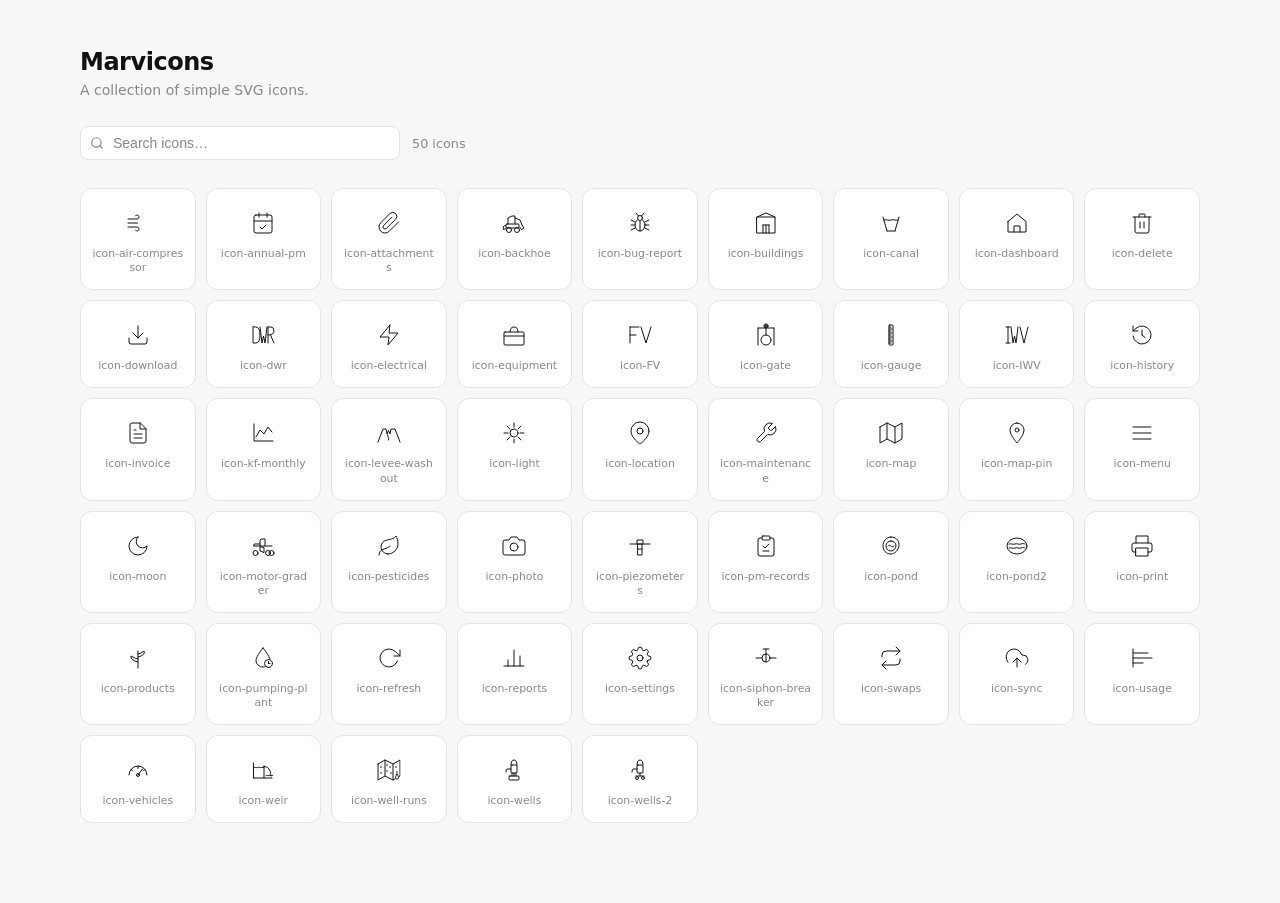
<file: index.html>
<!DOCTYPE html>
<html lang="en">
<head>
  <meta charset="UTF-8">
  <meta name="viewport" content="width=device-width, initial-scale=1.0">
  <title>Marvicons</title>
  <style>
    *, *::before, *::after { box-sizing: border-box; margin: 0; padding: 0; }

    :root {
      --bg: #f7f7f7;
      --surface: #fff;
      --border: #e4e4e4;
      --border-hover: #bbb;
      --text: #111;
      --text-muted: #888;
      --shadow-hover: 0 4px 12px rgba(0,0,0,0.08);
      --toast-bg: #111;
      --toast-fg: #fff;
      --code-bg: #f3f3f3;
      --default-icon-color: #111111;
    }

    @media (prefers-color-scheme: dark) {
      :root {
        --bg: #141414;
        --surface: #1e1e1e;
        --border: #2e2e2e;
        --border-hover: #555;
        --text: #ebebeb;
        --text-muted: #666;
        --shadow-hover: 0 4px 12px rgba(0,0,0,0.4);
        --toast-bg: #ebebeb;
        --toast-fg: #111;
        --code-bg: #141414;
        --default-icon-color: #ebebeb;
      }
    }

    body {
      background: var(--bg);
      color: var(--text);
      font-family: system-ui, -apple-system, sans-serif;
      min-height: 100vh;
    }

    header {
      padding: 48px 40px 0;
      max-width: 1200px;
      margin: 0 auto;
    }

    h1 {
      font-size: 1.5rem;
      font-weight: 700;
      letter-spacing: -0.02em;
    }

    .subtitle {
      margin-top: 6px;
      font-size: 0.875rem;
      color: var(--text-muted);
    }

    .toolbar {
      margin-top: 28px;
      display: flex;
      align-items: center;
      gap: 12px;
    }

    .search {
      flex: 1;
      max-width: 320px;
      position: relative;
    }

    .search svg {
      position: absolute;
      left: 10px;
      top: 50%;
      transform: translateY(-50%);
      width: 14px;
      height: 14px;
      color: var(--text-muted);
      pointer-events: none;
    }

    .search input {
      width: 100%;
      padding: 8px 12px 8px 32px;
      border: 1px solid var(--border);
      border-radius: 8px;
      background: var(--surface);
      color: var(--text);
      font-size: 0.875rem;
      outline: none;
      transition: border-color 0.15s;
    }

    .search input::placeholder { color: var(--text-muted); }
    .search input:focus { border-color: var(--border-hover); }

    .count {
      font-size: 0.8rem;
      color: var(--text-muted);
      white-space: nowrap;
    }

    main {
      padding: 28px 40px 80px;
      max-width: 1200px;
      margin: 0 auto;
    }

    /* ── Detail panel ───────────────────────────────────── */

    .detail {
      background: var(--surface);
      border: 1px solid var(--border);
      border-radius: 16px;
      padding: 24px;
      margin-bottom: 24px;
      display: flex;
      gap: 28px;
      align-items: flex-start;
      position: relative;
      animation: detail-in 0.15s ease;
    }

    @keyframes detail-in {
      from { opacity: 0; transform: translateY(-6px); }
      to   { opacity: 1; transform: translateY(0); }
    }

    .detail-preview {
      width: 120px;
      height: 120px;
      flex-shrink: 0;
      display: flex;
      align-items: center;
      justify-content: center;
      background: var(--bg);
      border: 1px solid var(--border);
      border-radius: 12px;
    }

    .detail-preview svg {
      width: 80px;
      height: 80px;
    }

    .detail-body {
      flex: 1;
      min-width: 0;
      display: flex;
      flex-direction: column;
      gap: 14px;
    }

    .detail-name {
      font-size: 1rem;
      font-weight: 600;
      letter-spacing: -0.01em;
    }

    .detail-controls {
      display: flex;
      align-items: center;
      gap: 10px;
      flex-wrap: wrap;
    }

    .color-swatch-wrap {
      display: flex;
      align-items: center;
      gap: 6px;
      font-size: 0.8rem;
      color: var(--text-muted);
    }

    .color-swatch-wrap input[type="color"] {
      width: 28px;
      height: 28px;
      border: 1px solid var(--border);
      border-radius: 6px;
      padding: 2px;
      background: var(--surface);
      cursor: pointer;
    }

    .btn {
      padding: 6px 12px;
      font-size: 0.8rem;
      border: 1px solid var(--border);
      border-radius: 7px;
      background: var(--surface);
      color: var(--text);
      cursor: pointer;
      transition: border-color 0.15s, background 0.15s;
      white-space: nowrap;
    }

    .btn:hover { border-color: var(--border-hover); }

    .btn-active {
      background: var(--text);
      color: var(--bg);
      border-color: var(--text);
    }

    .detail-code {
      font-family: ui-monospace, 'Cascadia Code', 'Fira Code', monospace;
      font-size: 0.78rem;
      line-height: 1.6;
      background: var(--code-bg);
      border: 1px solid var(--border);
      border-radius: 8px;
      padding: 14px 16px;
      overflow-x: auto;
      white-space: pre;
      color: var(--text);
    }

    .detail-close {
      position: absolute;
      top: 14px;
      right: 14px;
      width: 26px;
      height: 26px;
      border: none;
      background: none;
      color: var(--text-muted);
      cursor: pointer;
      font-size: 1.1rem;
      line-height: 1;
      display: flex;
      align-items: center;
      justify-content: center;
      border-radius: 6px;
      transition: color 0.15s, background 0.15s;
    }

    .detail-close:hover {
      color: var(--text);
      background: var(--bg);
    }

    /* ── Grid ───────────────────────────────────────────── */

    .grid {
      display: grid;
      grid-template-columns: repeat(auto-fill, minmax(110px, 1fr));
      gap: 10px;
    }

    .icon-card {
      background: var(--surface);
      border: 1px solid var(--border);
      border-radius: 12px;
      padding: 22px 10px 14px;
      display: flex;
      flex-direction: column;
      align-items: center;
      gap: 12px;
      cursor: pointer;
      transition: border-color 0.15s, box-shadow 0.15s, transform 0.1s;
      user-select: none;
    }

    .icon-card:hover {
      border-color: var(--border-hover);
      box-shadow: var(--shadow-hover);
      transform: translateY(-1px);
    }

    .icon-card:active { transform: translateY(0); }

    .icon-card.selected {
      border-color: var(--text);
    }

    .icon-card svg {
      width: 24px;
      height: 24px;
      color: var(--text);
      flex-shrink: 0;
    }

    .icon-name {
      font-size: 0.68rem;
      color: var(--text-muted);
      text-align: center;
      word-break: break-all;
      line-height: 1.3;
    }

    .empty {
      grid-column: 1 / -1;
      padding: 60px 0;
      text-align: center;
      color: var(--text-muted);
      font-size: 0.875rem;
    }

    /* ── Toast ──────────────────────────────────────────── */

    .toast {
      position: fixed;
      bottom: 28px;
      left: 50%;
      transform: translateX(-50%) translateY(12px);
      background: var(--toast-bg);
      color: var(--toast-fg);
      font-size: 0.8rem;
      padding: 8px 16px;
      border-radius: 8px;
      opacity: 0;
      pointer-events: none;
      transition: opacity 0.2s, transform 0.2s;
      white-space: nowrap;
    }

    .toast.show {
      opacity: 1;
      transform: translateX(-50%) translateY(0);
    }
  </style>
</head>
<body>

  <header>
    <h1>Marvicons</h1>
    <p class="subtitle">A collection of simple SVG icons.</p>
    <div class="toolbar">
      <div class="search">
        <svg xmlns="http://www.w3.org/2000/svg" viewBox="0 0 24 24" fill="none" stroke="currentColor" stroke-width="2" stroke-linecap="round" stroke-linejoin="round">
          <circle cx="11" cy="11" r="8"/><line x1="21" y1="21" x2="16.65" y2="16.65"/>
        </svg>
        <input type="search" id="search" placeholder="Search icons…" autocomplete="off" spellcheck="false">
      </div>
      <span class="count" id="count"></span>
    </div>
  </header>

  <main>
    <div id="detail-wrap"></div>
    <div class="grid" id="grid"></div>
  </main>

  <div class="toast" id="toast"></div>

  <script>
    const grid      = document.getElementById('grid');
    const detailWrap = document.getElementById('detail-wrap');
    const search    = document.getElementById('search');
    const countEl   = document.getElementById('count');
    const toast     = document.getElementById('toast');

    // Pick a sensible default color for the picker based on color scheme
    const defaultColor = window.matchMedia('(prefers-color-scheme: dark)').matches
      ? '#ebebeb' : '#111111';

    let cards = [];
    let selectedCard = null;
    let toastTimer;

    // ── Toast helper ────────────────────────────────────
    function showToast(msg) {
      toast.textContent = msg;
      toast.classList.add('show');
      clearTimeout(toastTimer);
      toastTimer = setTimeout(() => toast.classList.remove('show'), 1800);
    }

    // ── Count ────────────────────────────────────────────
    function updateCount(visible) {
      countEl.textContent = visible === cards.length
        ? `${cards.length} icons`
        : `${visible} of ${cards.length}`;
    }

    // ── Detail panel ─────────────────────────────────────
    function openDetail(card) {
      // Deselect previous
      if (selectedCard && selectedCard !== card) {
        selectedCard.classList.remove('selected');
      }

      // Toggle closed if clicking the same card
      if (selectedCard === card && detailWrap.firstChild) {
        closeDetail();
        return;
      }

      selectedCard = card;
      card.classList.add('selected');

      const name    = card.dataset.name;
      const svgText = card._svgText;

      // Build panel
      const panel = document.createElement('div');
      panel.className = 'detail';

      // Preview
      const preview = document.createElement('div');
      preview.className = 'detail-preview';
      preview.style.color = defaultColor;
      preview.innerHTML = svgText;

      // Body
      const body = document.createElement('div');
      body.className = 'detail-body';

      const nameEl = document.createElement('span');
      nameEl.className = 'detail-name';
      nameEl.textContent = name;

      // Controls row
      const controls = document.createElement('div');
      controls.className = 'detail-controls';

      const colorWrap = document.createElement('label');
      colorWrap.className = 'color-swatch-wrap';
      colorWrap.textContent = 'Color\u00a0';
      const colorPicker = document.createElement('input');
      colorPicker.type = 'color';
      colorPicker.value = defaultColor;
      colorPicker.addEventListener('input', () => {
        preview.style.color = colorPicker.value;
      });
      colorWrap.appendChild(colorPicker);

      const copyNameBtn = document.createElement('button');
      copyNameBtn.className = 'btn';
      copyNameBtn.textContent = 'Copy name';
      copyNameBtn.addEventListener('click', () => {
        navigator.clipboard.writeText(name).then(() => showToast(`Copied "${name}"`));
      });

      const copySvgBtn = document.createElement('button');
      copySvgBtn.className = 'btn';
      copySvgBtn.textContent = 'Copy SVG';
      copySvgBtn.addEventListener('click', () => {
        navigator.clipboard.writeText(svgText).then(() => showToast('SVG copied'));
      });

      const showCodeBtn = document.createElement('button');
      showCodeBtn.className = 'btn';
      showCodeBtn.textContent = 'Show code';

      controls.append(colorWrap, copyNameBtn, copySvgBtn, showCodeBtn);

      // Code block
      const codeEl = document.createElement('pre');
      codeEl.className = 'detail-code';
      codeEl.textContent = svgText;
      codeEl.hidden = true;

      showCodeBtn.addEventListener('click', () => {
        const visible = codeEl.hidden;
        codeEl.hidden = !visible;
        showCodeBtn.textContent = visible ? 'Hide code' : 'Show code';
        showCodeBtn.classList.toggle('btn-active', visible);
      });

      body.append(nameEl, controls, codeEl);

      // Close button
      const closeBtn = document.createElement('button');
      closeBtn.className = 'detail-close';
      closeBtn.innerHTML = '&#x2715;';
      closeBtn.setAttribute('aria-label', 'Close');
      closeBtn.addEventListener('click', closeDetail);

      panel.append(preview, body, closeBtn);

      // Swap in
      detailWrap.innerHTML = '';
      detailWrap.appendChild(panel);
      panel.scrollIntoView({ behavior: 'smooth', block: 'nearest' });
    }

    function closeDetail() {
      detailWrap.innerHTML = '';
      if (selectedCard) {
        selectedCard.classList.remove('selected');
        selectedCard = null;
      }
    }

    // ── Search ───────────────────────────────────────────
    search.addEventListener('input', () => {
      const q = search.value.trim().toLowerCase();
      let visible = 0;
      cards.forEach(card => {
        const match = !q || card.dataset.name.includes(q);
        card.style.display = match ? '' : 'none';
        if (match) visible++;
      });

      let empty = grid.querySelector('.empty');
      if (visible === 0) {
        if (!empty) {
          empty = document.createElement('p');
          empty.className = 'empty';
          grid.appendChild(empty);
        }
        empty.textContent = `No icons matching "${search.value.trim()}"`;
      } else if (empty) {
        empty.remove();
      }

      updateCount(visible);
    });

    // ── Load icons ───────────────────────────────────────
    async function loadIcons() {
      const names = await fetch('icons.json').then(r => r.json());

      const results = await Promise.all(names.map(async name => {
        const svgText = await fetch(`icons/${name}.svg`).then(r => r.text());
        const card = document.createElement('div');
        card.className = 'icon-card';
        card.dataset.name = name;
        card._svgText = svgText;
        card.innerHTML = svgText + `<span class="icon-name">${name}</span>`;
        card.addEventListener('click', () => openDetail(card));
        return card;
      }));

      results.forEach(card => grid.appendChild(card));
      cards = results;
      updateCount(cards.length);
    }

    loadIcons();
  </script>
</body>
</html>
</file>
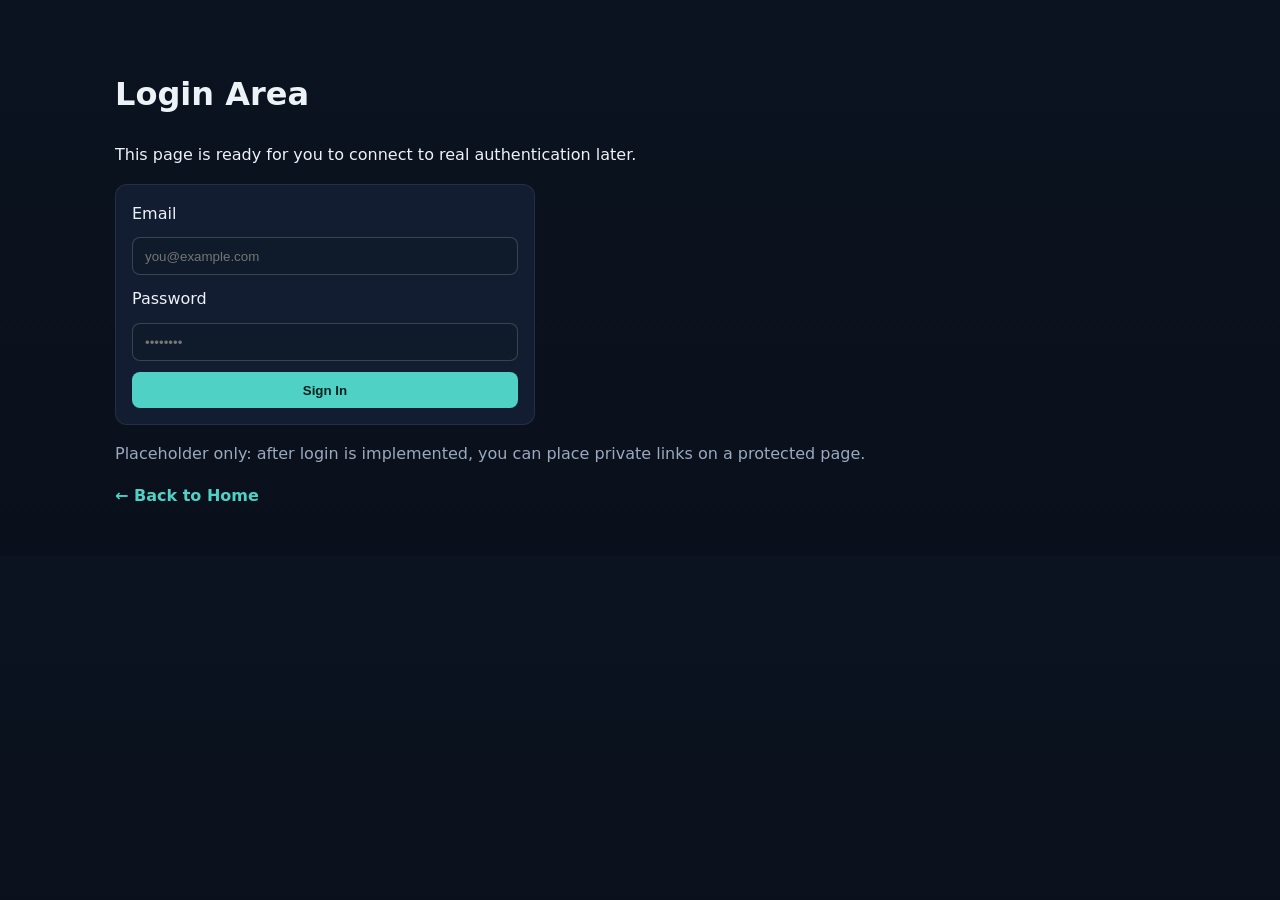
<file: login.html>
<!DOCTYPE html>
<html lang="en">
<head>
  <meta charset="UTF-8" />
  <meta name="viewport" content="width=device-width, initial-scale=1.0" />
  <title>Login | Marv</title>
  <link rel="stylesheet" href="styles.css" />
</head>
<body>
  <main class="container login-page">
    <h1>Login Area</h1>
    <p>This page is ready for you to connect to real authentication later.</p>

    <form class="login-form" action="#" method="post">
      <label for="email">Email</label>
      <input id="email" name="email" type="email" placeholder="you@example.com" required />

      <label for="password">Password</label>
      <input id="password" name="password" type="password" placeholder="••••••••" required />

      <button type="submit">Sign In</button>
    </form>

    <p class="small-note">
      Placeholder only: after login is implemented, you can place private links on a protected page.
    </p>

    <a class="back-link" href="index.html">← Back to Home</a>
  </main>
</body>
</html>
</file>
<file: styles.css>
:root {
  --bg: #0b1320;
  --surface: #121d31;
  --text: #edf2f7;
  --muted: #9aa9bf;
  --accent: #4fd1c5;
  --accent-dark: #38b2ac;
}

* {
  box-sizing: border-box;
}

body {
  margin: 0;
  font-family: Inter, system-ui, -apple-system, Segoe UI, Roboto, sans-serif;
  background: linear-gradient(180deg, #0b1320 0%, #0a101b 100%);
  color: var(--text);
  line-height: 1.6;
}

.container {
  width: min(1050px, 92%);
  margin: 0 auto;
}

.site-header {
  padding: 3rem 0 2rem;
  border-bottom: 1px solid rgba(255, 255, 255, 0.08);
}

.tagline {
  color: var(--muted);
  margin-top: -0.5rem;
}

.nav-links {
  display: flex;
  flex-wrap: wrap;
  gap: 1rem;
  list-style: none;
  padding: 0;
}

.nav-links a,
.back-link {
  color: var(--accent);
  text-decoration: none;
  font-weight: 600;
}

.section {
  padding: 2.5rem 0;
}

.photo-grid {
  display: grid;
  gap: 1rem;
  grid-template-columns: repeat(auto-fit, minmax(220px, 1fr));
}

.photo-card {
  margin: 0;
  background: var(--surface);
  border-radius: 12px;
  overflow: hidden;
  border: 1px solid rgba(255, 255, 255, 0.08);
}

.photo-card img {
  display: block;
  width: 100%;
  height: 220px;
  object-fit: cover;
}

.photo-card figcaption {
  padding: 0.8rem 1rem 1rem;
  color: var(--muted);
}

.button,
.login-form button {
  background: var(--accent);
  color: #06211f;
  border: 0;
  border-radius: 8px;
  padding: 0.65rem 1rem;
  font-weight: 700;
  text-decoration: none;
  display: inline-block;
}

.button:hover,
.login-form button:hover {
  background: var(--accent-dark);
}

.login-page {
  padding: 3rem 0;
}

.login-form {
  display: grid;
  gap: 0.7rem;
  max-width: 420px;
  background: var(--surface);
  border: 1px solid rgba(255, 255, 255, 0.08);
  border-radius: 12px;
  padding: 1rem;
}

input {
  border-radius: 8px;
  border: 1px solid rgba(255, 255, 255, 0.18);
  background: #0f1a2a;
  color: var(--text);
  padding: 0.65rem 0.75rem;
}

.small-note,
.site-footer {
  color: var(--muted);
}

.site-footer {
  border-top: 1px solid rgba(255, 255, 255, 0.08);
  padding: 1rem 0 2rem;
}
</file>
